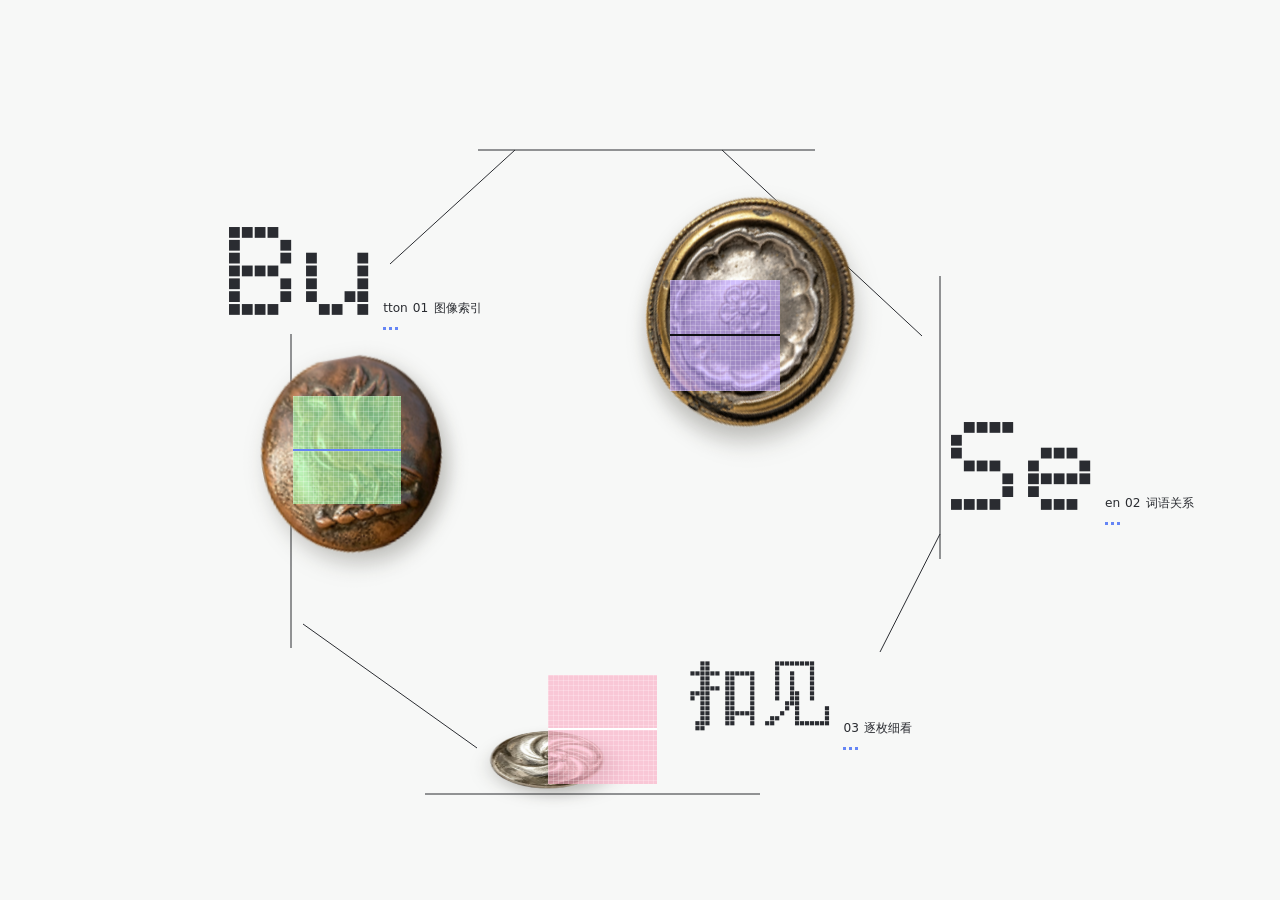
<file: index.html>
<!doctype html>
<html lang="zh-CN">
<head>
<meta charset="utf-8">
<meta name="viewport" content="width=device-width, initial-scale=1">
<title>扣见 钮扣索引</title>
<link rel="stylesheet" href="style.css?v=6">
</head>
<body class="is-home">

<header class="nav">
  <a class="brand" href="#/">扣见</a>
  <nav aria-label="视图">
    <a href="#/browse" data-nav="browse">图像</a>
    <a href="#/graph" data-nav="graph">词语</a>
  </nav>
  <div class="search">
    <input id="q" type="search" placeholder="检索词语或钮扣" autocomplete="off" aria-label="检索词语或钮扣">
    <ul id="results" hidden></ul>
  </div>
</header>

<main id="home" aria-label="扣见"></main>

<main id="browse" aria-label="图像索引">
  <div class="info" id="info"></div>
  <div class="count" id="count" aria-hidden="true"></div>
  <div class="stage" id="stage"></div>
  <div class="ticks" id="ticks"><span id="tick-now"></span><i><b id="tick-bar"></b></i><span id="tick-all"></span></div>
  <p class="hint">滚动或拖动来翻看，点一枚钮扣看它的详情</p>
</main>

<main id="graph" aria-label="词语网">
  <svg id="net" role="img" aria-label="钮扣与词语的关系网">
    <g id="cam"><g id="links"></g><g id="nodes"></g></g>
  </svg>
  <ul class="legend" id="legend" aria-label="词语类别"></ul>
  <p class="net-hint">拖动平移，滚轮缩放，点空白处取消选中</p>
  <section class="panel" id="panel"></section>
</main>

<main id="detail" aria-label="钮扣详情"></main>

<div id="tip" role="tooltip" hidden></div>

<script src="data.js?v=6"></script>
<script src="buttons.js?v=6"></script>
<script src="pixel.js?v=6"></script>
<script src="app.js?v=6"></script>
</body>
</html>
</file>
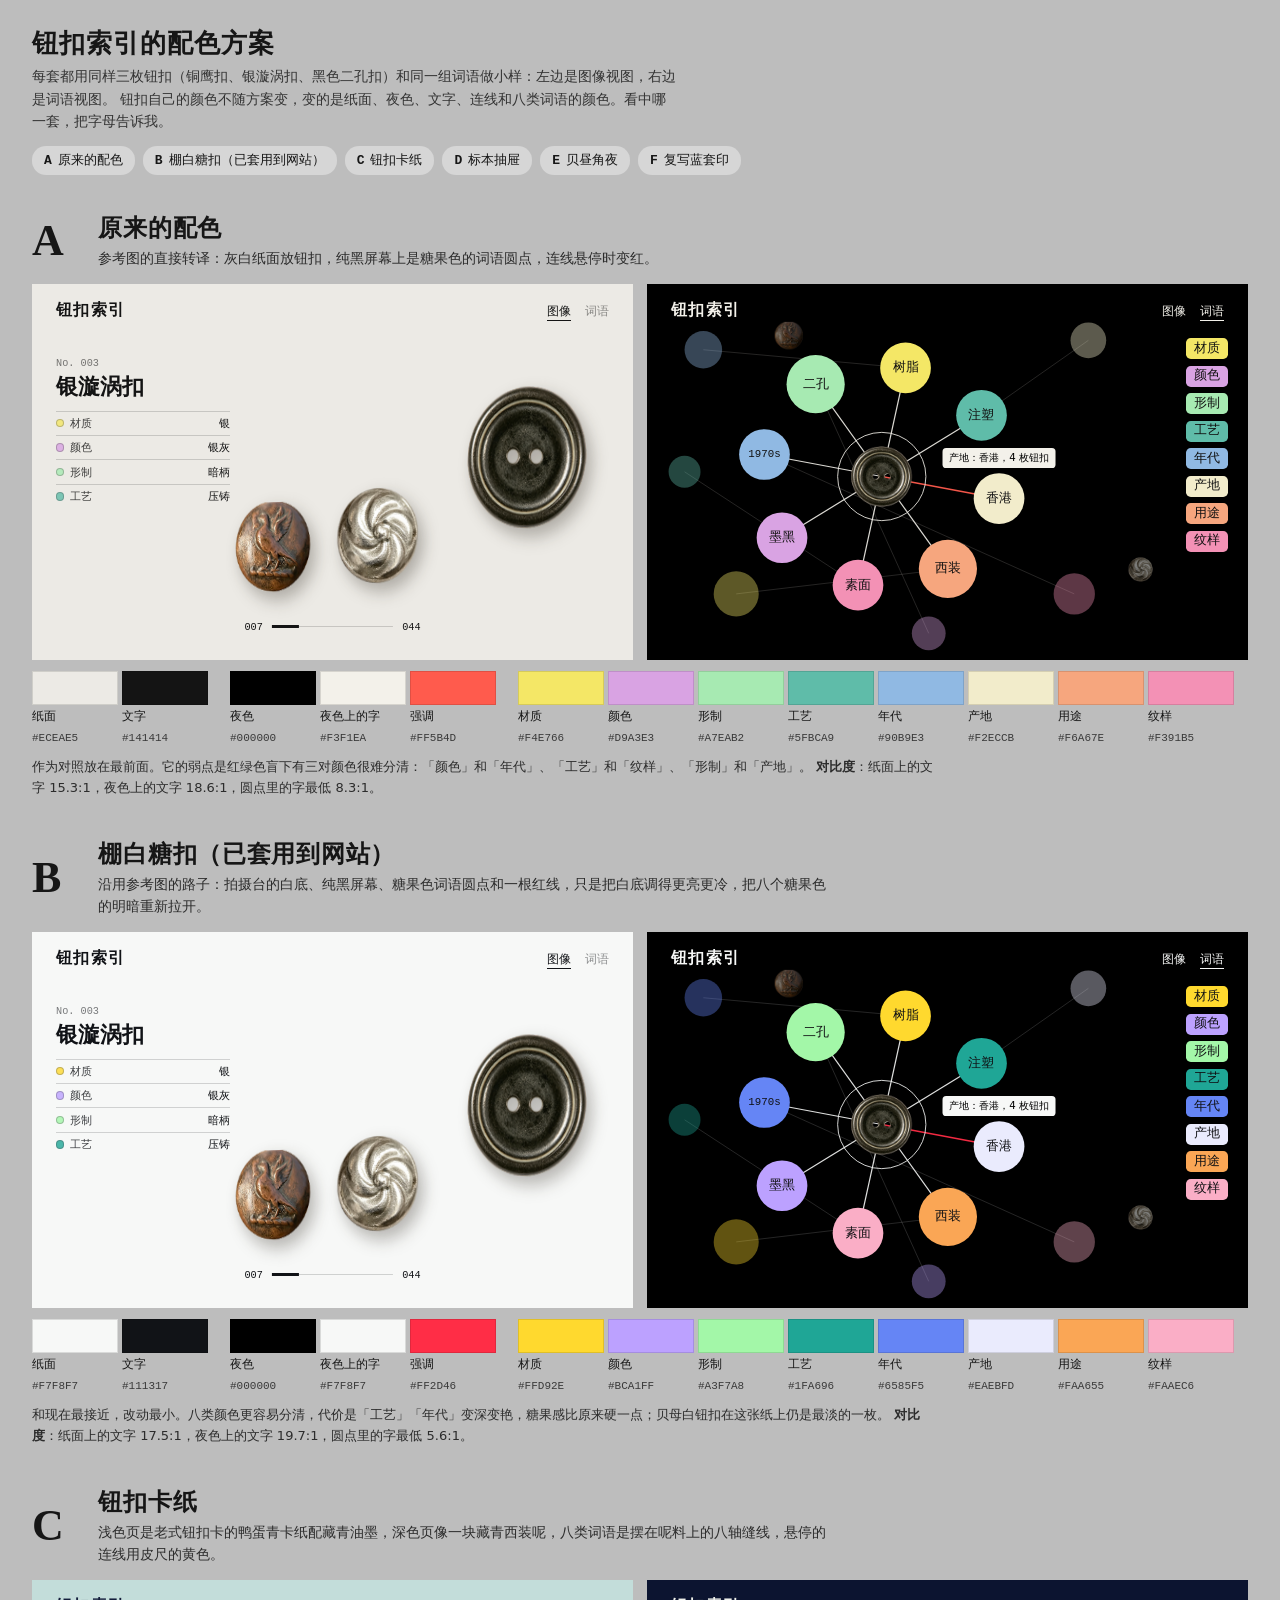
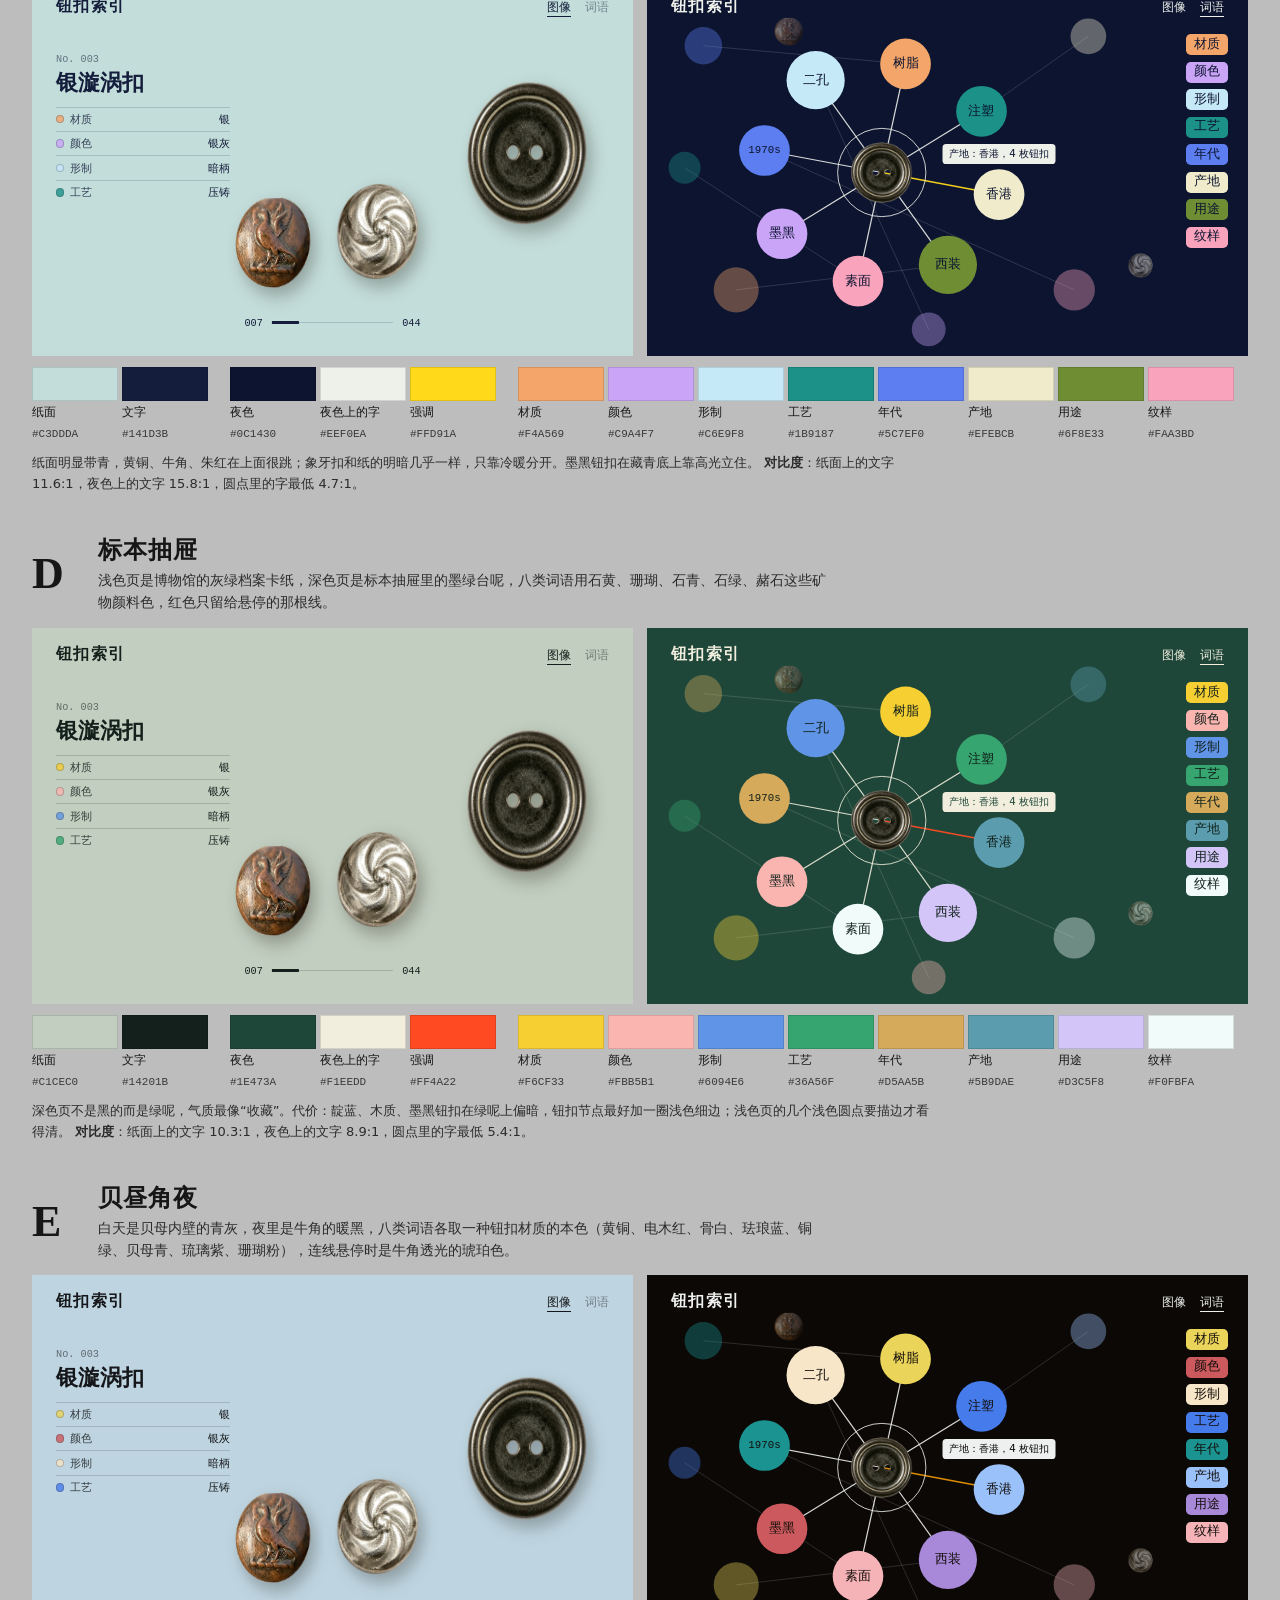
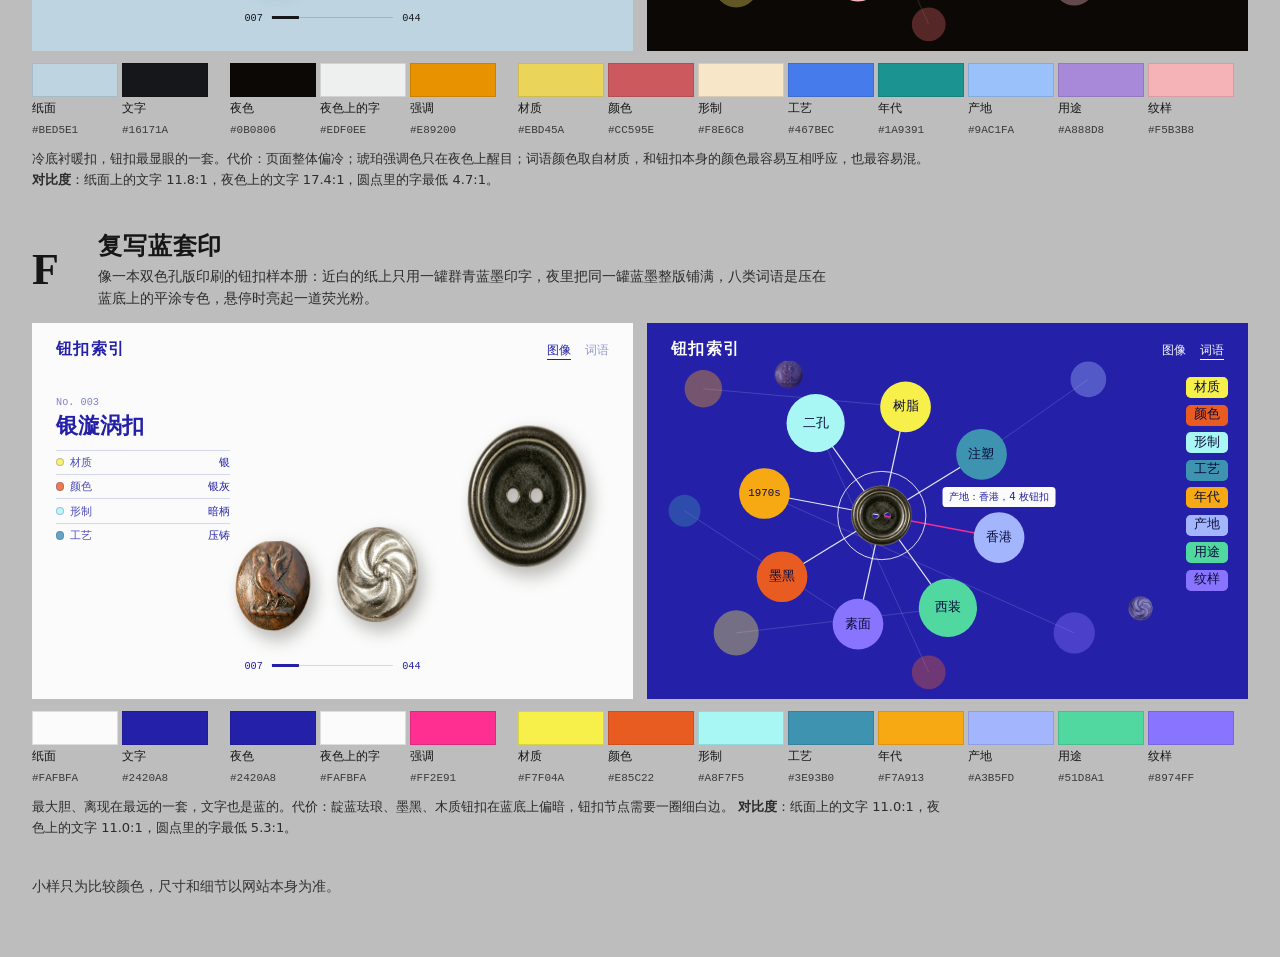
<file: palettes.html>
<!doctype html>
<html lang="zh-CN">
<head>
<meta charset="utf-8">
<meta name="viewport" content="width=device-width, initial-scale=1">
<title>钮扣索引 配色方案</title>
<style>
  :root {
    --serif: "Songti SC", "Noto Serif CJK SC", "Source Han Serif SC", "SimSun", Georgia, serif;
    --sans: "PingFang SC", "Hiragino Sans GB", "Microsoft YaHei", system-ui, sans-serif;
    --mono: "SF Mono", ui-monospace, Menlo, Consolas, "PingFang SC", monospace;
  }
  * { box-sizing: border-box; margin: 0; padding: 0; }
  /* 页面本身用不带色相的中灰，免得影响对每套纸色和夜色的判断 */
  body { background: #BDBDBD; color: #161616; font: 14px/1.6 var(--sans); -webkit-font-smoothing: antialiased; }
  header.top { padding: 28px 32px 8px; max-width: 1500px; margin: 0 auto; }
  header.top h1 { font: 600 26px/1.2 var(--serif); letter-spacing: .04em; }
  header.top p { max-width: 46em; margin-top: 6px; color: #333; }
  .jump { display: flex; flex-wrap: wrap; gap: 8px; margin-top: 14px; }
  .jump a { color: inherit; text-decoration: none; background: #D6D6D6; padding: 4px 12px; border-radius: 14px; font-size: 13px; }
  .jump a:hover { background: #E6E6E6; }
  .jump b { font: 600 13px var(--mono); margin-right: 6px; }

  section.scheme { max-width: 1500px; margin: 0 auto; padding: 30px 32px 10px; scroll-margin-top: 8px; }
  .head { display: grid; grid-template-columns: auto minmax(0, 1fr); gap: 4px 18px; align-items: baseline; margin-bottom: 14px; }
  .letter { font: 600 44px/1 var(--serif); grid-row: span 2; align-self: center; width: 1.1em; }
  .head h2 { font: 600 24px/1.25 var(--serif); letter-spacing: .03em; }
  .head p { max-width: 52em; color: #2c2c2c; }
  .mocks { display: grid; grid-template-columns: 1fr 1fr; gap: 14px; }
  .mock { position: relative; aspect-ratio: 16 / 10; overflow: hidden; container-type: inline-size; }

  /* —— 图像视图小样 —— */
  .m-nav { position: absolute; inset: 0 0 auto 0; display: flex; justify-content: space-between; padding: 3cqw 4cqw; font-size: 2cqw; }
  .m-nav strong { font: 600 2.6cqw/1 var(--serif); letter-spacing: .08em; }
  .m-nav span + span { opacity: .45; margin-left: 2.4cqw; }
  .m-nav .on { opacity: 1; border-bottom: 1px solid currentColor; padding-bottom: .4cqw; }
  .m-info { position: absolute; left: 4cqw; top: 11cqw; width: 29cqw; }
  .m-info small { font: 1.7cqw var(--mono); opacity: .55; }
  .m-info h3 { font: 600 3.7cqw/1.2 var(--serif); margin: .3cqw 0 1.6cqw; white-space: nowrap; }
  .m-info div { display: flex; justify-content: space-between; align-items: center; font-size: 1.75cqw; padding: .55cqw 0; border-top: 1px solid var(--line); }
  .m-info div span:first-child { display: flex; align-items: center; gap: 1cqw; opacity: .8; }
  .m-info i { width: 1.4cqw; height: 1.4cqw; border-radius: 50%; display: block; }
  .m-btn { position: absolute; aspect-ratio: 1; transform: translate(-50%, -50%) perspective(900px) rotateY(-34deg) rotateX(4deg); filter: drop-shadow(1cqw 1.4cqw 1.4cqw rgba(30, 24, 14, .3)); }
  .m-btn img { width: 100%; height: 100%; display: block; }
  .m-ticks { position: absolute; left: 50%; bottom: 4.5cqw; transform: translateX(-50%); display: flex; align-items: center; gap: 1.6cqw; font: 1.7cqw var(--mono); }
  .m-ticks i { display: block; width: 20cqw; height: 1px; background: var(--line); position: relative; }
  .m-ticks i::after { content: ""; position: absolute; left: 0; top: -1px; width: 22%; height: 3px; background: currentColor; }

  /* —— 词语视图小样 —— */
  .mock svg { position: absolute; inset: 0; width: 100%; height: 100%; }
  .mock svg text { font-family: var(--mono); font-weight: 500; text-anchor: middle; dominant-baseline: central; }
  .m-legend { position: absolute; right: 3.4cqw; top: 9cqw; display: flex; flex-direction: column; align-items: flex-start; gap: 1.1cqw; }
  .m-legend span { font: 500 2.1cqw/1.35 var(--mono); padding: .25cqw 1.3cqw .4cqw; border-radius: .8cqw; }
  .m-tip { position: absolute; font-size: 1.7cqw; padding: .3cqw 1.1cqw; border-radius: .6cqw; white-space: nowrap; transform: translate(-50%, -100%); }

  .swatches { display: flex; flex-wrap: wrap; gap: 6px 4px; margin-top: 12px; }
  .sw { width: 86px; }
  .sw i { display: block; height: 34px; border: 1px solid rgba(0, 0, 0, .12); }
  .sw b { display: block; font: 500 12px/1.3 var(--sans); margin-top: 4px; }
  .sw code { font: 11px var(--mono); color: #3a3a3a; }
  .gap { width: 14px; }
  .facts { margin-top: 10px; font-size: 13px; color: #2c2c2c; max-width: 70em; }
  .facts b { font-weight: 600; }
  footer { max-width: 1500px; margin: 0 auto; padding: 26px 32px 60px; color: #333; }

  @media (max-width: 820px) {
    header.top, section.scheme, footer { padding-left: 16px; padding-right: 16px; }
    .mocks { grid-template-columns: 1fr; }
    .letter { font-size: 32px; }
    .sw { width: 72px; }
  }
</style>
</head>
<body>

<header class="top">
  <h1>钮扣索引的配色方案</h1>
  <p>每套都用同样三枚钮扣（铜鹰扣、银漩涡扣、黑色二孔扣）和同一组词语做小样：左边是图像视图，右边是词语视图。
     钮扣自己的颜色不随方案变，变的是纸面、夜色、文字、连线和八类词语的颜色。看中哪一套，把字母告诉我。</p>
  <nav class="jump" id="jump" aria-label="方案"></nav>
</header>

<div id="schemes"></div>

<footer>小样只为比较颜色，尺寸和细节以网站本身为准。</footer>

<script src="data.js?v=6"></script>
<script src="buttons.js?v=6"></script>
<script src="palettes.js?v=6"></script>
<script>
(() => {
  const TYPES = window.TYPES, items = window.BUTTONS;
  const esc = s => String(s).replace(/[&<>"]/g, c => ({ '&': '&amp;', '<': '&lt;', '>': '&gt;', '"': '&quot;' }[c]));
  // 小样里的三枚钮扣用的是真实照片；INFO 是左边信息栏显示的那一枚，jet 是词语视图中间那一枚
  const IMG = { brass: 'images/copper-eagle.png', pearl: 'images/silver-swirl.png', jet: 'images/black-two-hole.png' };
  const INFO = items[2 % items.length], jet = items[1 % items.length];

  const rgb = h => [1, 3, 5].map(i => parseInt(h.slice(i, i + 2), 16));
  const lin = v => { v /= 255; return v <= 0.03928 ? v / 12.92 : Math.pow((v + 0.055) / 1.055, 2.4); };
  const lum = h => { const [r, g, b] = rgb(h).map(lin); return 0.2126 * r + 0.7152 * g + 0.0722 * b; };
  const contrast = (a, b) => { const x = lum(a), y = lum(b); return (Math.max(x, y) + 0.05) / (Math.min(x, y) + 0.05); };
  const rgba = (h, a) => `rgba(${rgb(h).join(',')},${a})`;

  function browseMock(p) {
    const rows = ['material', 'color', 'form', 'craft'].map(k => {
      const t = TYPES.find(x => x.key === k);
      return `<div><span><i style="background:${p.categories[k]};border:1px solid ${rgba(p.ink, .3)}"></i>${t.label}</span><span>${esc(INFO.attrs[k])}</span></div>`;
    }).join('');
    return `<div class="mock" style="background:${p.paper};color:${p.ink};--line:${rgba(p.ink, .17)}">
      <div class="m-nav"><strong>钮扣索引</strong><div><span class="on">图像</span><span>词语</span></div></div>
      <div class="m-info"><small>No. ${INFO.no}</small><h3>${esc(INFO.name)}</h3>${rows}</div>
      <div class="m-btn" style="left:40%;top:70%;width:15%"><img src="${IMG.brass}" alt=""></div>
      <div class="m-btn" style="left:57%;top:66%;width:21%"><img src="${IMG.pearl}" alt=""></div>
      <div class="m-btn" style="left:82%;top:46%;width:31%"><img src="${IMG.jet}" alt=""></div>
      <div class="m-ticks"><span>007</span><i></i><span>044</span></div>
    </div>`;
  }

  function graphMock(p) {
    const cx = 250, cy = 205, R = 118;
    const order = ['material', 'craft', 'origin', 'use', 'motif', 'color', 'era', 'form'];
    const nodes = order.map((k, i) => {
      const a = -Math.PI / 2 + i / order.length * Math.PI * 2 + 0.2;
      const r = k === 'form' || k === 'use' ? 31 : 27;
      return { k, label: String(jet.attrs[k]), x: cx + Math.cos(a) * R * 1.08, y: cy + Math.sin(a) * R, r };
    });
    const ghosts = [[60, 70, 20], [95, 330, 24], [455, 330, 22], [470, 60, 19], [40, 200, 17], [300, 372, 18]];
    const ghostCat = ['era', 'material', 'motif', 'origin', 'craft', 'color'];
    const hot = nodes[2];   // 这一条画成悬停时的强调色
    const line = (a, b, c, o, w) => `<line x1="${a.x}" y1="${a.y}" x2="${b.x}" y2="${b.y}" stroke="${c}" stroke-opacity="${o}" stroke-width="${w}"/>`;
    const F = { x: cx, y: cy };
    return `<div class="mock" style="background:${p.night};color:${p.nightInk}">
      <svg viewBox="0 0 640 400" preserveAspectRatio="xMidYMid slice">
        ${ghosts.map((g, i) => line({ x: g[0], y: g[1] }, nodes[(i * 3) % 8], p.nightInk, .16, 1)).join('')}
        ${nodes.map(n => n === hot ? line(F, n, p.accent, .95, 1.6) : line(F, n, p.nightInk, .9, 1.3)).join('')}
        ${ghosts.map((g, i) => `<circle cx="${g[0]}" cy="${g[1]}" r="${g[2]}" fill="${p.categories[ghostCat[i]]}" opacity=".38"/>`).join('')}
        <image href="${IMG.pearl}" x="508" y="286" width="34" height="34" opacity=".5"/>
        <image href="${IMG.brass}" x="136" y="40" width="30" height="30" opacity=".5"/>
        <circle cx="${cx}" cy="${cy}" r="47" fill="none" stroke="${p.nightInk}" stroke-opacity=".9"/>
        <image href="${IMG.jet}" x="${cx - 42}" y="${cy - 42}" width="84" height="84"/>
        ${nodes.map(n => `<circle cx="${n.x}" cy="${n.y}" r="${n.r}" fill="${p.categories[n.k]}"/>
          <text x="${n.x}" y="${n.y}" fill="${p.nodeInk}" font-size="${n.label.length > 3 ? 11.5 : 13.5}">${esc(n.label)}</text>`).join('')}
      </svg>
      <div class="m-nav"><strong>钮扣索引</strong><div><span>图像</span><span class="on">词语</span></div></div>
      <div class="m-tip" style="left:${(hot.x / 640 * 100).toFixed(1)}%;top:${((hot.y - hot.r - 5) / 400 * 100).toFixed(1)}%;background:${p.nightInk};color:${p.night}">产地：${esc(hot.label)}，4 枚钮扣</div>
      <div class="m-legend">${TYPES.map(t => `<span style="background:${p.categories[t.key]};color:${p.nodeInk}">${t.label}</span>`).join('')}</div>
    </div>`;
  }

  const sw = (label, hex) => `<div class="sw"><i style="background:${hex}"></i><b>${label}</b><code>${hex.toUpperCase()}</code></div>`;

  const letters = 'ABCDEFGH';
  const host = document.getElementById('schemes'), jump = document.getElementById('jump');
  window.PALETTES.forEach((p, i) => {
    const L = letters[i];
    const minNode = Math.min(...TYPES.map(t => contrast(p.nodeInk, p.categories[t.key])));
    const sec = document.createElement('section');
    sec.className = 'scheme'; sec.id = 'scheme-' + L;
    sec.innerHTML = `
      <div class="head"><div class="letter">${L}</div><h2>${esc(p.name)}</h2><p>${esc(p.idea)}</p></div>
      <div class="mocks">${browseMock(p)}${graphMock(p)}</div>
      <div class="swatches">
        ${sw('纸面', p.paper)}${sw('文字', p.ink)}<div class="gap"></div>
        ${sw('夜色', p.night)}${sw('夜色上的字', p.nightInk)}${sw('强调', p.accent)}<div class="gap"></div>
        ${TYPES.map(t => sw(t.label, p.categories[t.key])).join('')}
      </div>
      <p class="facts">${p.notes ? esc(p.notes) + ' ' : ''}<b>对比度</b>：纸面上的文字 ${contrast(p.ink, p.paper).toFixed(1)}:1，夜色上的文字 ${contrast(p.nightInk, p.night).toFixed(1)}:1，圆点里的字最低 ${minNode.toFixed(1)}:1。</p>`;
    host.append(sec);
    jump.insertAdjacentHTML('beforeend', `<a href="#scheme-${L}"><b>${L}</b>${esc(p.name)}</a>`);
  });
})();
</script>
</body>
</html>
</file>
<file: style.css>
:root {
  /* 配色：B 棚白糖扣。换配色只改这六个值和 data.js 里 TYPES 的八个类别色 */
  --paper: #F7F8F7;        /* 图像视图的纸面 */
  --ink: #111317;          /* 纸面上的文字 */
  --night: #000000;        /* 词语视图的底色 */
  --night-ink: #F7F8F7;    /* 夜色上的文字和连线 */
  --accent: #FF2D46;       /* 悬停时的连线 */
  --node-ink: #101114;     /* 词语圆点和标签里的字 */
  --serif: "Songti SC", "Noto Serif CJK SC", "Source Han Serif SC", "SimSun", Georgia, serif;
  --sans: "PingFang SC", "Hiragino Sans GB", "Microsoft YaHei", system-ui, sans-serif;
  --mono: "SF Mono", ui-monospace, "JetBrains Mono", Menlo, Consolas, "PingFang SC", monospace;
  --base: 300px;                 /* 居中那枚钮扣的直径，由脚本按窗口大小设置 */
}

* { box-sizing: border-box; margin: 0; padding: 0; }
html, body { height: 100%; overflow: hidden; }

body {
  --bg: var(--paper); --fg: var(--ink); --line: rgba(0, 0, 0, .16);
  background: var(--bg); color: var(--fg);
  font: 12px/1.5 var(--sans);
  transition: background-color .8s ease, color .8s ease;
  -webkit-font-smoothing: antialiased;
}
body.is-graph { --bg: var(--night); --fg: var(--night-ink); --line: rgba(255, 255, 255, .18); }

a { color: inherit; text-decoration: none; }
:focus-visible { outline: 2px solid currentColor; outline-offset: 3px; }

/* ---------- 顶栏 ---------- */
.nav {
  position: fixed; inset: 0 0 auto 0; z-index: 20; height: 52px; padding: 0 24px;
  display: grid; grid-template-columns: 1fr auto 1fr; align-items: center;
  transition: opacity .4s ease;
}
body.is-home .nav { opacity: 0; visibility: hidden; pointer-events: none; }   /* 入口页自己就是导航 */
body.is-detail .nav { background: linear-gradient(var(--bg) 72%, transparent); }   /* 详情页会滚动，顶栏垫一层底色 */
.brand { font: 600 17px/1 var(--serif); letter-spacing: .08em; }
.nav nav { display: flex; gap: 22px; font-size: 13px; }
.nav nav a { padding: 4px 0; opacity: .45; border-bottom: 1px solid transparent; }
.nav nav a.on { opacity: 1; border-bottom-color: currentColor; }
.search { justify-self: end; position: relative; width: min(230px, 40vw); }
.search input {
  width: 100%; font: 13px var(--sans); color: inherit; background: var(--bg);
  border: 0; border-bottom: 1px solid var(--line); padding: 6px 8px; border-radius: 0;
  transition: background-color .8s ease;       /* 垫一层底色：弧线右上端的钮扣会从检索框后面经过 */
}
.search input::placeholder { color: inherit; opacity: .45; }
.search input:focus { outline: 0; border-bottom-color: currentColor; }
#results {
  position: absolute; right: 0; top: 100%; width: 100%; margin-top: 6px; list-style: none;
  background: var(--bg); border: 1px solid var(--line);
}
#results a { display: flex; align-items: center; gap: 8px; padding: 7px 10px; font-size: 13px; }
#results a:hover, #results a.sel { background: var(--line); }
#results i { width: 10px; height: 10px; border-radius: 50%; flex: none; border: 1px solid var(--line); }
#results img { width: 18px; height: 18px; flex: none; }
#results small { margin-left: auto; opacity: .5; font-size: 11px; }
#results .none { padding: 8px 10px; opacity: .6; }

/* ---------- 四个页面的切换：body 上的 is-* 决定哪一个显示 ---------- */
main {
  position: fixed; inset: 0;
  opacity: 0; visibility: hidden; pointer-events: none; transition: opacity .45s ease, visibility 0s linear .45s;
}
body.is-home #home, body.is-browse #browse, body.is-graph #graph, body.is-detail #detail {
  opacity: 1; visibility: visible; pointer-events: auto; transition: opacity .6s ease, visibility 0s linear 0s;
}

/* ---------- 图像浏览 ---------- */
.stage { position: absolute; inset: 0; overflow: hidden; overflow: clip; touch-action: none; cursor: grab; }
.stage.dragging { cursor: grabbing; }
.disc {
  --t: calc(var(--base) * .085);                  /* 钮扣的厚度 */
  position: absolute; left: 0; top: 0; width: var(--base); height: var(--base);
  border: 0; background: none; border-radius: 50%; cursor: pointer; will-change: transform;
  -webkit-tap-highlight-color: transparent;
}
.disc::before {                                   /* 落在纸面上的影子，不随钮扣转动 */
  content: ""; position: absolute; inset: 6% 10%; border-radius: 50%;
  background: rgba(30, 24, 14, .36); filter: blur(calc(var(--base) * .05)); transform: translate(5%, 8%);
}
.tilt, .spin { position: absolute; inset: 0; transform-style: preserve-3d; pointer-events: none; }
.edge {                                           /* 一层厚度：用牌面的轮廓裁出来，孔也跟着打穿 */
  position: absolute; inset: 0;
  -webkit-mask: var(--face) center / 100% 100% no-repeat; mask: var(--face) center / 100% 100% no-repeat;
}
.spin img { position: absolute; inset: 0; display: block; width: 100%; height: 100%; user-select: none; }
.light {                                          /* 固定方向的受光，不跟着钮扣自转 */
  position: absolute; inset: 2%; border-radius: 50%; transform: translateZ(1px);   /* 牌面半径是外框的 0.48 */
  background:
    radial-gradient(ellipse 15% 6% at 31% 24%, rgba(255, 255, 255, var(--spec, 0)) 0 55%, rgba(255, 255, 255, 0) 100%),
    radial-gradient(circle at 30% 26%, rgba(255, 255, 255, var(--gloss, .2)) 0, rgba(255, 255, 255, 0) 58%),
    radial-gradient(circle at 78% 82%, rgba(0, 0, 0, var(--shade, .3)) 0, rgba(0, 0, 0, 0) 64%);
}

.info { position: absolute; left: 24px; top: 76px; width: 232px; z-index: 5; pointer-events: none; transition: opacity .5s; }
.info .no { font: 12px var(--mono); opacity: .55; }
.info h1 { font: 600 30px/1.2 var(--serif); margin: 2px 0 14px; letter-spacing: .02em; }
.info dl div { display: flex; justify-content: space-between; gap: 12px; padding: 4px 0; border-top: 1px solid var(--line); }
.info dt { display: flex; align-items: center; gap: 7px; opacity: .6; }
.info dt i { width: 8px; height: 8px; border-radius: 50%; border: 1px solid rgba(0, 0, 0, .35); }
.info dd { text-align: right; }

.count { position: absolute; font: 400 46px/1 var(--serif); font-variant-numeric: tabular-nums; transform: translate(-100%, -50%); pointer-events: none; }
.ticks {
  position: absolute; left: 50%; bottom: 46px; transform: translateX(-50%);
  display: flex; align-items: center; gap: 12px; font: 12px var(--mono); font-variant-numeric: tabular-nums; transition: opacity .6s;
}
.ticks i { display: block; width: 150px; height: 1px; background: var(--line); position: relative; }
.ticks b { position: absolute; left: 0; top: -1px; height: 3px; width: 100%; background: currentColor; transform-origin: 0 50%; }
.hint { position: absolute; left: 0; right: 0; bottom: 18px; text-align: center; opacity: .5; transition: opacity .6s; }
body.intro .info, body.intro .ticks, body.intro .hint { opacity: 0; }

/* ---------- 词语网 ---------- */
#net { position: absolute; left: 0; top: 0; width: 100%; height: 62%; display: block; cursor: grab; touch-action: none; user-select: none; }
#net.panning { cursor: grabbing; }
.lk { stroke: var(--night-ink); stroke-opacity: .17; stroke-width: 1; vector-effect: non-scaling-stroke; transition: stroke-opacity .4s; }
.lk.on { stroke-opacity: .95; stroke-width: 1.4; }
.lk.mid { stroke-opacity: .2; }
.lk.dim { stroke-opacity: .035; }
.lk.hov { stroke: var(--accent); stroke-opacity: .95; stroke-width: 1.8; }   /* 加粗：不只靠颜色区分 */
.n { cursor: pointer; transition: opacity .3s; outline: none; }
.n.f2 { opacity: .38; }
.n.dim { opacity: .12; }
.n:hover { opacity: 1; }
.n text { font-family: var(--mono); font-weight: 500; text-anchor: middle; dominant-baseline: central; fill: var(--node-ink); pointer-events: none; }
.n .halo { fill: none; stroke: var(--night-ink); stroke-width: 1; opacity: 0; vector-effect: non-scaling-stroke; }
.n.f0 .halo, .n:focus-visible .halo { opacity: .9; }
#net.hovering .n { opacity: .14; }
#net.hovering .n.hv { opacity: 1; }
#net.hovering .lk { stroke-opacity: .03; }
#net.hovering .lk.hov { stroke-opacity: .95; }
#net.panning .n { cursor: grabbing; }

#tip {
  position: fixed; left: 0; top: 0; z-index: 30; pointer-events: none; white-space: nowrap;
  font: 12px/1.4 var(--sans); color: var(--node-ink); background: var(--night-ink); padding: 3px 8px; border-radius: 4px;
  transition: opacity .15s;
}
.net-hint { position: absolute; left: 24px; top: calc(62% - 30px); font-size: 12px; opacity: .4; pointer-events: none; }

.legend { position: absolute; right: 24px; top: 70px; list-style: none; display: flex; flex-direction: column; align-items: flex-start; gap: 8px; }
.legend button {
  font: 500 15px/1.35 var(--mono); padding: 2px 9px 3px; border-radius: 5px; cursor: pointer;
  background: var(--c); color: var(--node-ink); border: 1px solid var(--c);
}
.legend button[aria-pressed="false"] { background: none; color: var(--c); }

.panel {
  position: absolute; inset: 62% 0 0 0; border-top: 1px solid var(--line);
  --ph: calc(38vh - 46px);
  display: grid; grid-template-columns: min(var(--ph), 26vw) minmax(200px, 300px) minmax(0, 1fr);
  grid-template-rows: minmax(0, 1fr); gap: 36px; padding: 22px 24px;
}
.panel.wide { grid-template-columns: minmax(220px, 320px) minmax(0, 1fr); }
.p-img { width: 100%; aspect-ratio: 1; align-self: center; display: block; }
.p-img img { width: 100%; height: 100%; display: block; }
.p-meta { min-width: 0; overflow-y: auto; }
.p-meta .no { font: 12px var(--mono); opacity: .55; }
.p-meta h2 { font: 600 28px/1.2 var(--serif); margin: 2px 0 12px; letter-spacing: .02em; }
.p-meta p { opacity: .7; max-width: 30em; margin-bottom: 12px; }
.chips { list-style: none; display: flex; flex-wrap: wrap; gap: 6px; }
.chips a { display: block; font: 500 13px/1.35 var(--mono); padding: 2px 8px 3px; border-radius: 5px; background: var(--c); color: var(--node-ink); }
.chips a:hover, .chips a.hl { outline: 1px solid var(--night-ink); outline-offset: 2px; }
.back { display: inline-block; margin: 14px 16px 0 0; opacity: .6; border-bottom: 1px solid var(--line); }
.back:hover { opacity: 1; }
.p-rel { min-width: 0; display: flex; flex-direction: column; }
.p-rel h3 { font: 400 12px var(--sans); opacity: .55; margin-bottom: 8px; }
.row { flex: 1; min-height: 0; display: flex; align-items: center; gap: 18px; overflow-x: auto; overflow-y: hidden; padding-bottom: 6px; scrollbar-width: thin; scrollbar-color: #444 transparent; }
.row a { position: relative; flex: none; height: min(100%, 120px); aspect-ratio: 1; transition: transform .25s; }
.row.big a { height: min(100%, 220px); }
.row a:hover, .row a.hl { transform: scale(1.08) rotate(8deg); }
.row img { width: 100%; height: 100%; display: block; }
.row span { position: absolute; right: -4px; top: -2px; font: 11px var(--mono); background: var(--night-ink); color: var(--node-ink); border-radius: 9px; padding: 0 5px; }

/* ---------- 入口页 ----------
   .home-stage 是一块固定比例的画布，里面的东西都用它的宽高（cqw / cqh）来定位，
   所以整幅构图跟着窗口等比缩放。横屏和竖屏各有一套位置。 */
#home { display: grid; place-items: center; overflow: hidden; }
.home-stage {
  position: relative; container-type: size; color: #2A2C31;
  width: min(100vw, calc(100vh * 1280 / 848)); aspect-ratio: 1280 / 848;
}
.home-lines { position: absolute; inset: 0; width: 100%; height: 100%; }
.home-lines.port { display: none; }
.home-lines line { stroke: currentColor; stroke-width: 1; vector-effect: non-scaling-stroke; animation: line-in 2.2s ease both; }

.slot { position: absolute; display: flex; align-items: flex-end; gap: 1.1cqw; }
.px { display: block; height: 10.6cqh; width: auto; fill: currentColor; overflow: visible; }
.px rect { animation: px-in .45s ease both; animation-delay: calc(var(--d) * .9s + .25s); }
.slot-label { position: relative; font-size: max(11px, .95cqw); line-height: 1; white-space: nowrap; padding-bottom: .15em; }
.slot-label b { font-weight: 400; margin: 0 .45em 0 .4em; }
.slot-label.bare b { margin-left: 0; }           /* 大字后面没有接小字时，编号顶格 */
.slot-label::after {                              /* 标签下面三个小蓝点 */
  content: ""; position: absolute; left: 0; top: calc(100% + 1.3cqh); width: 15px; height: 3px;
  background: repeating-linear-gradient(90deg, #6585F5 0 3px, transparent 3px 6px);
}
.slot.hot .slot-label { text-decoration: underline; text-underline-offset: .35em; }
.slot-a { left: 17.8cqw; top: 23.6cqh; }
.slot-b { left: 74.2cqw; top: 46.6cqh; }
.slot-c { left: 53.9cqw; top: 74.3cqh; }
.slot-c .px { height: 9.4cqh; }

.obj { position: absolute; aspect-ratio: 1; animation: obj-in .9s ease .5s both; }
.obj img { display: block; width: 100%; height: 100%; filter: drop-shadow(.5cqw .9cqw .9cqw rgba(30, 24, 14, .28)); transition: transform .6s cubic-bezier(.3, .7, .2, 1); }
.obj-a { left: 20.1cqw; top: 38.9cqh; width: 15.6cqw; }
.obj-b { left: 48.6cqw; top: 19.5cqh; width: 18.75cqw; }
.obj-c { left: 36.7cqw; top: 77.2cqh; width: 11.7cqw; }
.obj-a img { transform: perspective(60cqw) rotateY(26deg) rotate(-12deg); }
.obj-b img { transform: perspective(60cqw) rotateY(-30deg) rotateX(8deg) rotate(24deg); }
.obj-c img { transform: perspective(60cqw) rotateX(60deg); }
.obj-a.hot img { transform: perspective(60cqw) rotateY(8deg) rotate(10deg); }
.obj-b.hot img { transform: perspective(60cqw) rotateY(-10deg) rotateX(4deg) rotate(50deg); }
.obj-c.hot img { transform: perspective(60cqw) rotateX(48deg) rotate(40deg); }
.lens {                                           /* 压在钮扣上的半透明色片：细格子加一道横线 */
  position: absolute; aspect-ratio: 1; background-color: color-mix(in srgb, var(--c) 66%, transparent);
  background-image:
    linear-gradient(var(--ln), var(--ln)),
    linear-gradient(rgba(255, 255, 255, .22) 1px, transparent 1px),
    linear-gradient(90deg, rgba(255, 255, 255, .22) 1px, transparent 1px);
  background-size: 100% 2px, 5px 5px, 5px 5px; background-position: 0 50%, 0 0, 0 0; background-repeat: no-repeat, repeat, repeat;
  transition: transform .5s cubic-bezier(.3, .7, .2, 1); animation: obj-in .7s ease 1s both;
}
.obj-a .lens { left: 18%; top: 20%; width: 54%; }
.obj-b .lens { left: 20%; top: 37%; width: 46%; }
.obj-c .lens { left: 52%; top: -4%; width: 73%; }
.obj.hot .lens { transform: translate(7%, -7%); }

@keyframes px-in { from { opacity: 0; } }
@keyframes line-in { from { stroke-dasharray: 0 4; } to { stroke-dasharray: 4 0; } }   /* 结束时没有空隙，画布放大多少都是整条线 */
@keyframes obj-in { from { opacity: 0; } }

@media (max-aspect-ratio: 1/1) {
  .home-stage { width: min(100vw, calc(100vh * 600 / 800)); aspect-ratio: 600 / 800; }
  .home-lines.land { display: none; }
  .home-lines.port { display: block; }
  .px { height: 7.75cqh; }
  .slot { gap: 2cqw; }
  .slot-label { font-size: max(11px, 2cqw); }
  .slot-a { left: 6.7cqw; top: 18.75cqh; }
  .slot-b { left: min(66.7cqw, calc(85cqw - 7.2 * max(11px, 2cqw))); top: 50cqh; flex-direction: column; align-items: flex-start; gap: 1.6cqh; }
  .slot-c { left: 50cqw; top: 76.5cqh; }
  .slot-c .px { height: 8.75cqh; }
  .obj-a { left: 10.8cqw; top: 33.1cqh; width: 28.3cqw; }
  .obj-b { left: 49.2cqw; top: 21.9cqh; width: 31.7cqw; }
  .obj-c { left: 20.8cqw; top: 74.5cqh; width: 21.7cqw; }
}

/* ---------- 钮扣详情 ---------- */
#detail { overflow-y: auto; }
.d-wrap {
  min-height: 100%; padding: 86px 4.6vw 24px;
  display: grid; grid-template-columns: minmax(300px, 31fr) minmax(170px, 18fr) minmax(300px, 34fr);
  grid-template-rows: 1fr auto; gap: 0 5vw; align-items: start;
}
.d-text { position: relative; }
.d-text h1 { font: 700 26px/1.3 var(--sans); letter-spacing: .01em; }
.d-text h1 i, .d-keys i { font-style: normal; font-weight: 300; opacity: .55; }
.d-keys { margin-top: 8px; font: 500 17px/1.75 var(--sans); max-width: 24em; }
.d-keys span { white-space: nowrap; }
.d-keys a:hover { text-decoration: underline; text-underline-offset: .3em; }
.d-bits {                                         /* 标题旁的两个小方点 */
  position: absolute; right: 4%; top: 88px; width: 14px; height: 14px;
  background: linear-gradient(var(--c), var(--c)) 0 100% / 7px 7px no-repeat, linear-gradient(var(--c), var(--c)) 100% 0 / 7px 7px no-repeat;
}
.d-desc { margin-top: 22px; max-width: 32em; font-size: 13px; line-height: 2; text-align: justify; }
.d-diagram { margin-top: 24px; max-width: 400px; }
.dg { display: block; width: 100%; height: auto; overflow: visible; }
.dg rect, .dg path { fill: none; stroke: currentColor; stroke-width: .9; vector-effect: non-scaling-stroke; }
.dg text { font: 11px var(--sans); text-anchor: middle; dominant-baseline: central; fill: currentColor; }
.dg .dg-cap { font-size: 9px; opacity: .55; }
.dg .dg-title { font-size: 13.5px; font-weight: 600; }
.dg .dg-word circle { stroke: rgba(17, 19, 23, .4); stroke-width: .6; }
.dg a:hover rect, .dg a:focus-visible rect { fill: rgba(17, 19, 23, .08); }
.dg a:hover .dg-word text:first-of-type, .dg a:focus-visible .dg-word text:first-of-type { text-decoration: underline; }
.dg a { outline: none; }

.d-hero { position: relative; aspect-ratio: 1; align-self: center; margin: 0 22% 9vh 0; }
.d-hero > img { display: block; width: 100%; height: 100%; filter: drop-shadow(0 14px 16px rgba(30, 24, 14, .22)); }
.d-lens {                                         /* 色片里是同一枚钮扣的马赛克：位置和上面那张对齐 */
  position: absolute; left: 40%; top: 38%; width: 82%; aspect-ratio: 1; overflow: hidden;
  background: color-mix(in srgb, var(--c) 78%, transparent);
}
.d-pix { position: absolute; left: -48.78%; top: -46.34%; width: 121.95%; image-rendering: pixelated; mix-blend-mode: multiply; opacity: .9; }
.d-pix:not([src]) { visibility: hidden; }
.d-lens::after {
  content: ""; position: absolute; inset: 0;
  background:
    linear-gradient(rgba(255, 255, 255, .9), rgba(255, 255, 255, .9)) 0 50% / 100% 2px no-repeat,
    linear-gradient(rgba(255, 255, 255, .2) 1px, transparent 1px) 0 0 / 5px 5px,
    linear-gradient(90deg, rgba(255, 255, 255, .2) 1px, transparent 1px) 0 0 / 5px 5px;
}

.d-rel { display: grid; grid-template-columns: repeat(3, minmax(0, 1fr)); gap: 3vh 1.6vw; align-content: start; }
.rel { position: relative; display: block; aspect-ratio: 4 / 3; }
.rel .card { position: absolute; inset: var(--i); background: rgba(17, 19, 23, .06); outline: 1px solid rgba(17, 19, 23, .12); }
.rel img { position: absolute; left: var(--x); top: 12%; height: 76%; aspect-ratio: 1; filter: grayscale(1) contrast(.92); opacity: .9; transition: filter .3s, opacity .3s, transform .4s; }
.rel .patch {
  position: absolute; left: min(var(--px), calc(100% - 4.8em)); top: var(--py); width: max(40%, 4.8em); aspect-ratio: 5 / 4; padding: 5px 6px;
  white-space: nowrap;
  display: flex; flex-direction: column; justify-content: flex-end; gap: 1px;
  background: color-mix(in srgb, var(--c) 80%, transparent); color: var(--node-ink);
  font: 500 12px/1.25 var(--sans); transition: transform .4s cubic-bezier(.3, .7, .2, 1);
}
.rel .patch small { font-size: 10px; font-weight: 400; opacity: .7; }
.rel:hover img, .rel:focus-visible img { filter: none; opacity: 1; transform: rotate(14deg); }
.rel:hover .patch, .rel:focus-visible .patch { transform: translate(6%, -8%); }
.d-none { grid-column: 1 / -1; opacity: .6; }

.d-pager { grid-column: 1 / -1; display: flex; justify-content: space-between; gap: 20px; margin-top: 26px; padding-top: 12px; border-top: 1px solid var(--line); }
.d-pager a { opacity: .65; }
.d-pager a:hover { opacity: 1; }
.d-pager span { margin-left: .8em; font-family: var(--mono); }

@media (max-width: 960px) {
  .d-wrap { grid-template-columns: minmax(0, 1fr); grid-template-rows: none; padding: 76px 18px 24px; gap: 30px 0; }
  .d-text h1 { font-size: 22px; }
  .d-keys { font-size: 15px; }
  .d-bits { display: none; }
  .d-hero { width: 56%; margin: 0 0 16% 6%; align-self: start; }
  .d-rel { grid-template-columns: repeat(2, minmax(0, 1fr)); gap: 18px 14px; }
  .d-pager { margin-top: 0; flex-wrap: wrap; }
  .d-pager span { display: none; }
}

.fly { position: fixed; z-index: 50; pointer-events: none; }

@media (max-width: 760px) {
  .nav { padding: 0 16px; grid-template-columns: auto auto minmax(0, 1fr); gap: 18px; }
  .nav nav { gap: 14px; }
  .search { width: min(150px, 100%); }
  .info { left: 16px; top: 64px; width: 190px; }
  .info h1 { font-size: 22px; }
  .info dl div:nth-child(n+5) { display: none; }
  #net { height: 52%; }
  .net-hint { display: none; }
  .legend { right: auto; left: 16px; top: auto; bottom: calc(48% + 8px); flex-direction: row; flex-wrap: wrap; gap: 5px; max-width: calc(100% - 32px); }
  .legend button { font-size: 12px; }
  .panel, .panel.wide { inset: 52% 0 0 0; grid-template-columns: 96px minmax(0, 1fr); gap: 14px; padding: 14px 16px; overflow-y: auto; }
  .panel.wide { grid-template-columns: minmax(0, 1fr); }
  .p-img { width: 96px; align-self: start; }
  .p-rel { grid-column: 1 / -1; height: 110px; }
  .p-meta h2 { font-size: 21px; }
}

/* 矮窗口：弧线左端的钮扣不再下沉，信息栏要收紧，免得最后几行压在钮扣上 */
@media (max-height: 740px) and (min-width: 761px) {
  .info { top: 66px; }
  .info h1 { font-size: 24px; margin-bottom: 8px; }
  .info dl div { padding: 1px 0; }
}
@media (max-height: 600px) and (min-width: 761px) {
  .info dl div:nth-child(n+5) { display: none; }
}

@media (prefers-reduced-motion: reduce) {
  body, main, .n, .lk, .row a, .obj img, .lens, .rel img, .rel .patch { transition: none !important; }
  .px rect, .home-lines line, .obj, .lens { animation: none !important; }
}
</file>
